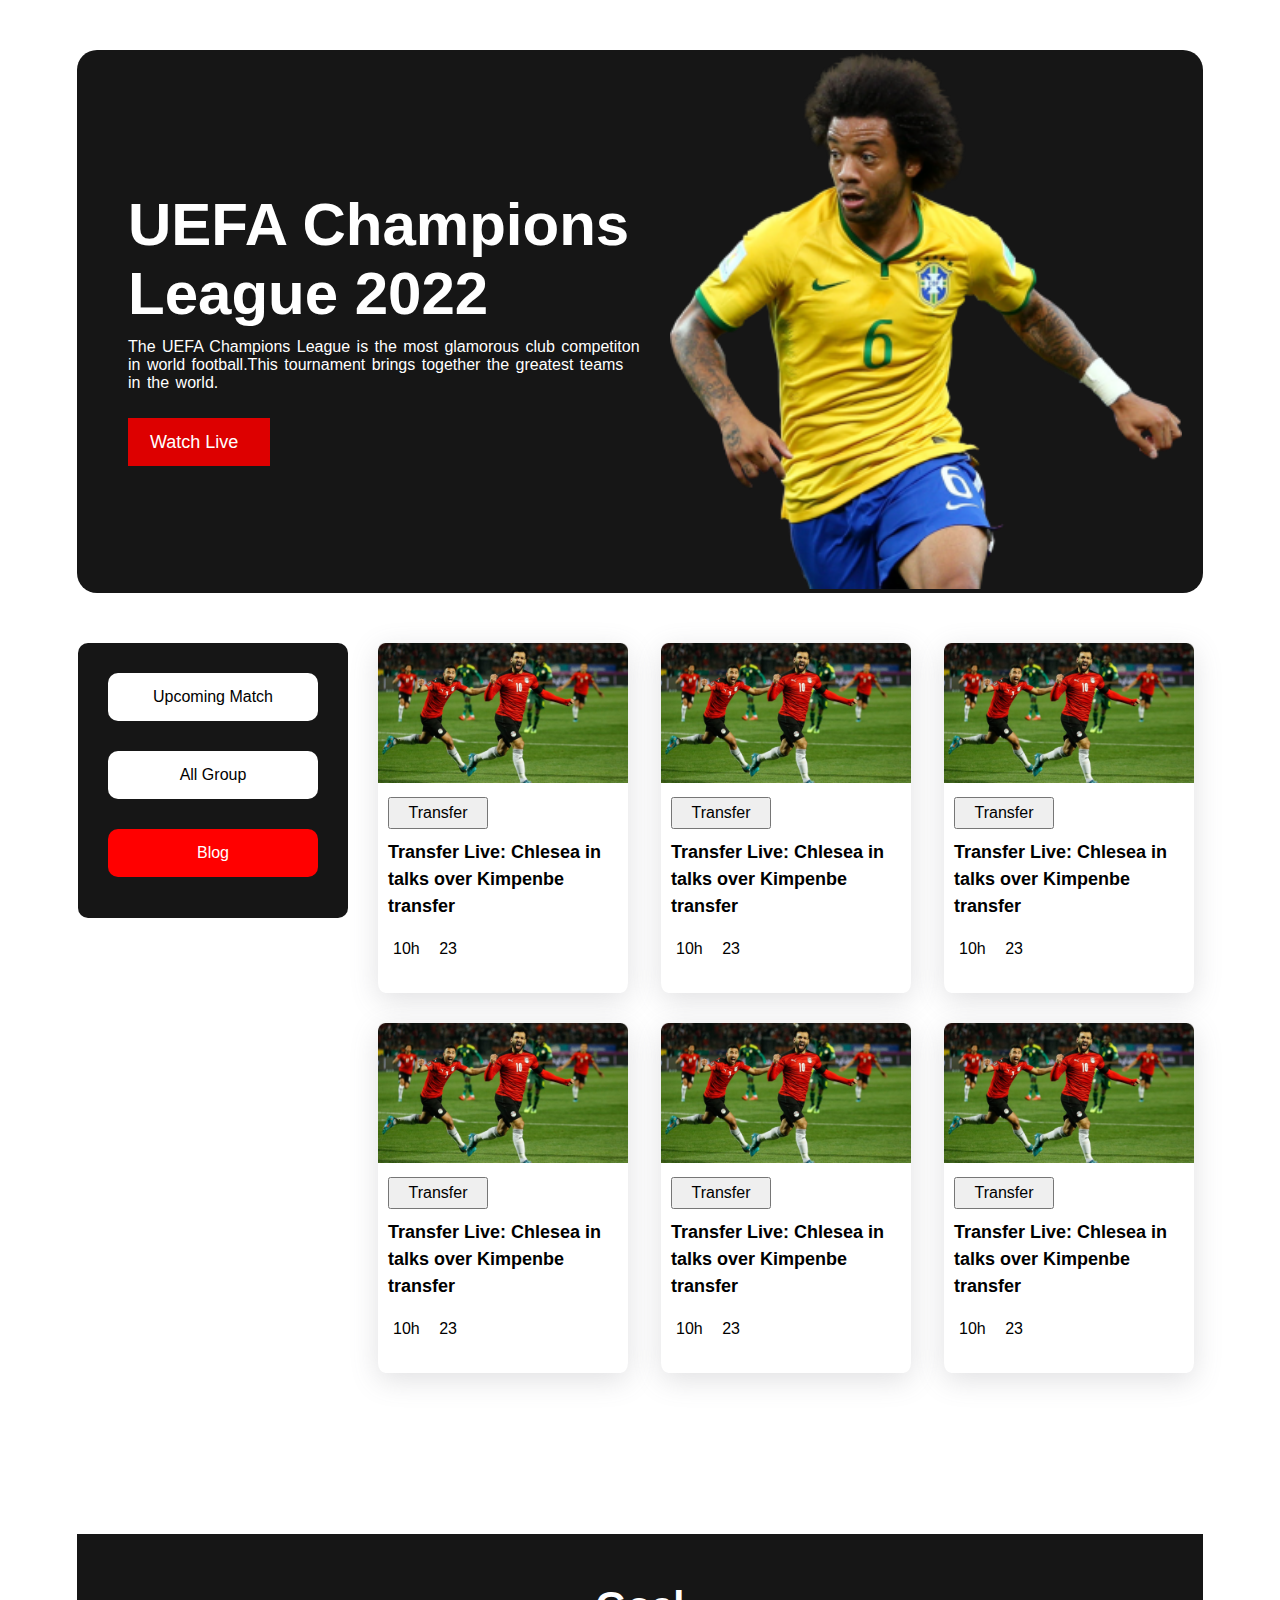
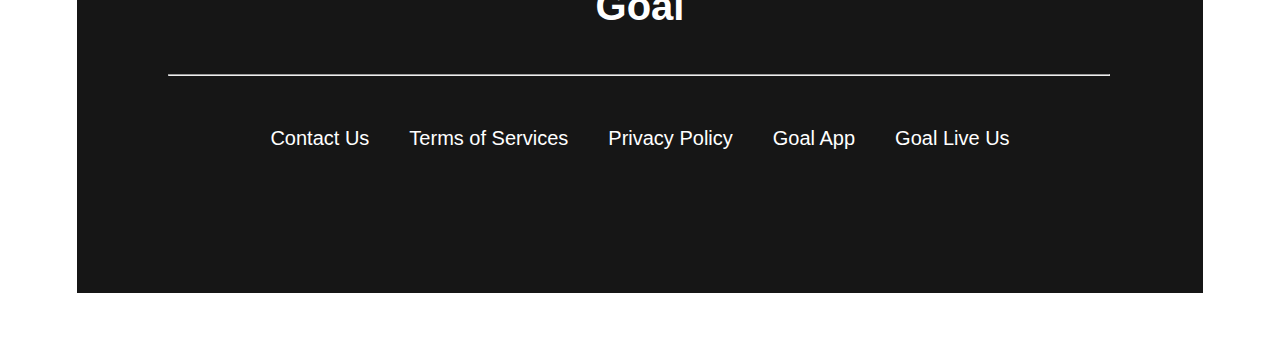
<file: index.html>
<!DOCTYPE html>
<html lang="en">
  <head>
    <meta charset="UTF-8" />
    <meta http-equiv="X-UA-Compatible" content="IE=edge" />
    <meta name="viewport" content="width=device-width, initial-scale=1.0" />
    <title>Football website</title>

    <!-- font awesome cdn -->
    <link
      rel="stylesheet"
      href="https://cdnjs.cloudflare.com/ajax/libs/font-awesome/6.1.1/css/all.min.css"
      integrity="sha512-KfkfwYDsLkIlwQp6LFnl8zNdLGxu9YAA1QvwINks4PhcElQSvqcyVLLD9aMhXd13uQjoXtEKNosOWaZqXgel0g=="
      crossorigin="anonymous"
      referrerpolicy="no-referrer"
    />

    <!-- css stylesheet -->
    <link rel="stylesheet" href="style.css" />
  </head>
  <body>
    <header class="container">
      <div class="banner-left">
        <h1 class="slideleft">UEFA Champions League 2022</h1>
        <p>
          The UEFA Champions League is the most glamorous club competiton in
          world football.This tournament brings together the greatest teams in
          the world.
        </p>
        <a href="#" class="watch-btn"
          >Watch Live <i class="fa-solid fa-greater-than"></i
        ></a>
      </div>
      <div class="banner-right">
        <img src="images/Banner Image.png" alt="" />
      </div>
    </header>
    <main>
      
      <section class="container">
        <div class="blogpost-container">
          <div class="all-buttons">
            <div class="button">
              
                <a class="white-btn gray-btn" href="upcoming-match.html" target="_blank">Upcoming Match</a>
              
            
                <a class="white-btn gray-btn" href="all-group.html" target="_blank">All Group</a>
           
             
                <a class="red-btn" href="index.html" target="_blank">Blog</a>
            
            </div>
          </div>
          <div class="blogs">
            <article class="blog">
              <img src="images/Blog Image.png" alt="" />

              <button class="blog-btn">Transfer</button>
              <p>Transfer Live: Chlesea in talks over Kimpenbe transfer</p>

              <div class="blog-time">
                <i class="fa-solid fa-clock"></i>10h
                <i class="fa-solid fa-comment-dots"></i>23
              </div>
            </article>
            <article class="blog">
              <img src="images/Blog Image.png" alt="" />

              <button class="blog-btn">Transfer</button>
              <p>Transfer Live: Chlesea in talks over Kimpenbe transfer</p>

              <div class="blog-time">
                <i class="fa-solid fa-clock"></i>10h
                <i class="fa-solid fa-comment-dots"></i>23
              </div>
            </article>
            <article class="blog">
              <img src="images/Blog Image.png" alt="" />

              <button class="blog-btn">Transfer</button>
              <p>Transfer Live: Chlesea in talks over Kimpenbe transfer</p>

              <div class="blog-time">
                <i class="fa-solid fa-clock"></i>10h
                <i class="fa-solid fa-comment-dots"></i>23
              </div>
            </article>
            <article class="blog">
              <img src="images/Blog Image.png" alt="" />

              <button class="blog-btn">Transfer</button>
              <p>Transfer Live: Chlesea in talks over Kimpenbe transfer</p>

              <div class="blog-time">
                <i class="fa-solid fa-clock"></i>10h
                <i class="fa-solid fa-comment-dots"></i>23
              </div>
            </article>
            <article class="blog">
              <img src="images/Blog Image.png" alt="" />

              <button class="blog-btn">Transfer</button>
              <p>Transfer Live: Chlesea in talks over Kimpenbe transfer</p>

              <div class="blog-time">
                <i class="fa-solid fa-clock"></i>10h
                <i class="fa-solid fa-comment-dots"></i>23
              </div>
            </article>
            <article class="blog">
              <img src="images/Blog Image.png" alt="" />

              <button class="blog-btn">Transfer</button>
              <p>Transfer Live: Chlesea in talks over Kimpenbe transfer</p>

              <div class="blog-time">
                <i class="fa-solid fa-clock"></i>10h
                <i class="fa-solid fa-comment-dots"></i>23
              </div>
            </article>
          </div>
        </div>
      </section>
      <section class="view-btn">
        <button>View All</button>
      </section>
    </main>
    <footer class="container">
      <h2>Goal</h2>
      <hr />
      <div class="footer-content">
        <ul class="footer-content-details">
          <li><a href="#">Contact Us</a></li>
          <li><a href="#">Terms of Services</a></li>
          <li><a href="#">Privacy Policy</a></li>
          <li><a href="#">Goal App</a></li>
          <li><a href="#">Goal Live Us</a></li>
        </ul>
        <ul class="social-media-icons">
          <li>
            <a href="https://www.google.com/" target="_blank"
              ><i class="fa-brands fa-google"></i
            ></a>
          </li>
          <li>
            <a
              href="https://www.linkedin.com/in/tanushri-das-06a520194/"
              target="_blank"
              ><i class="fa-brands fa-linkedin"></i
            ></a>
          </li>
          <li>
            <a href="https://youtu.be/TaMnozLa-6Q" target="_blank"
              ><i class="fa-brands fa-youtube"></i
            ></a>
          </li>
        </ul>
      </div>
    </footer>
  </body>
</html>
</file>
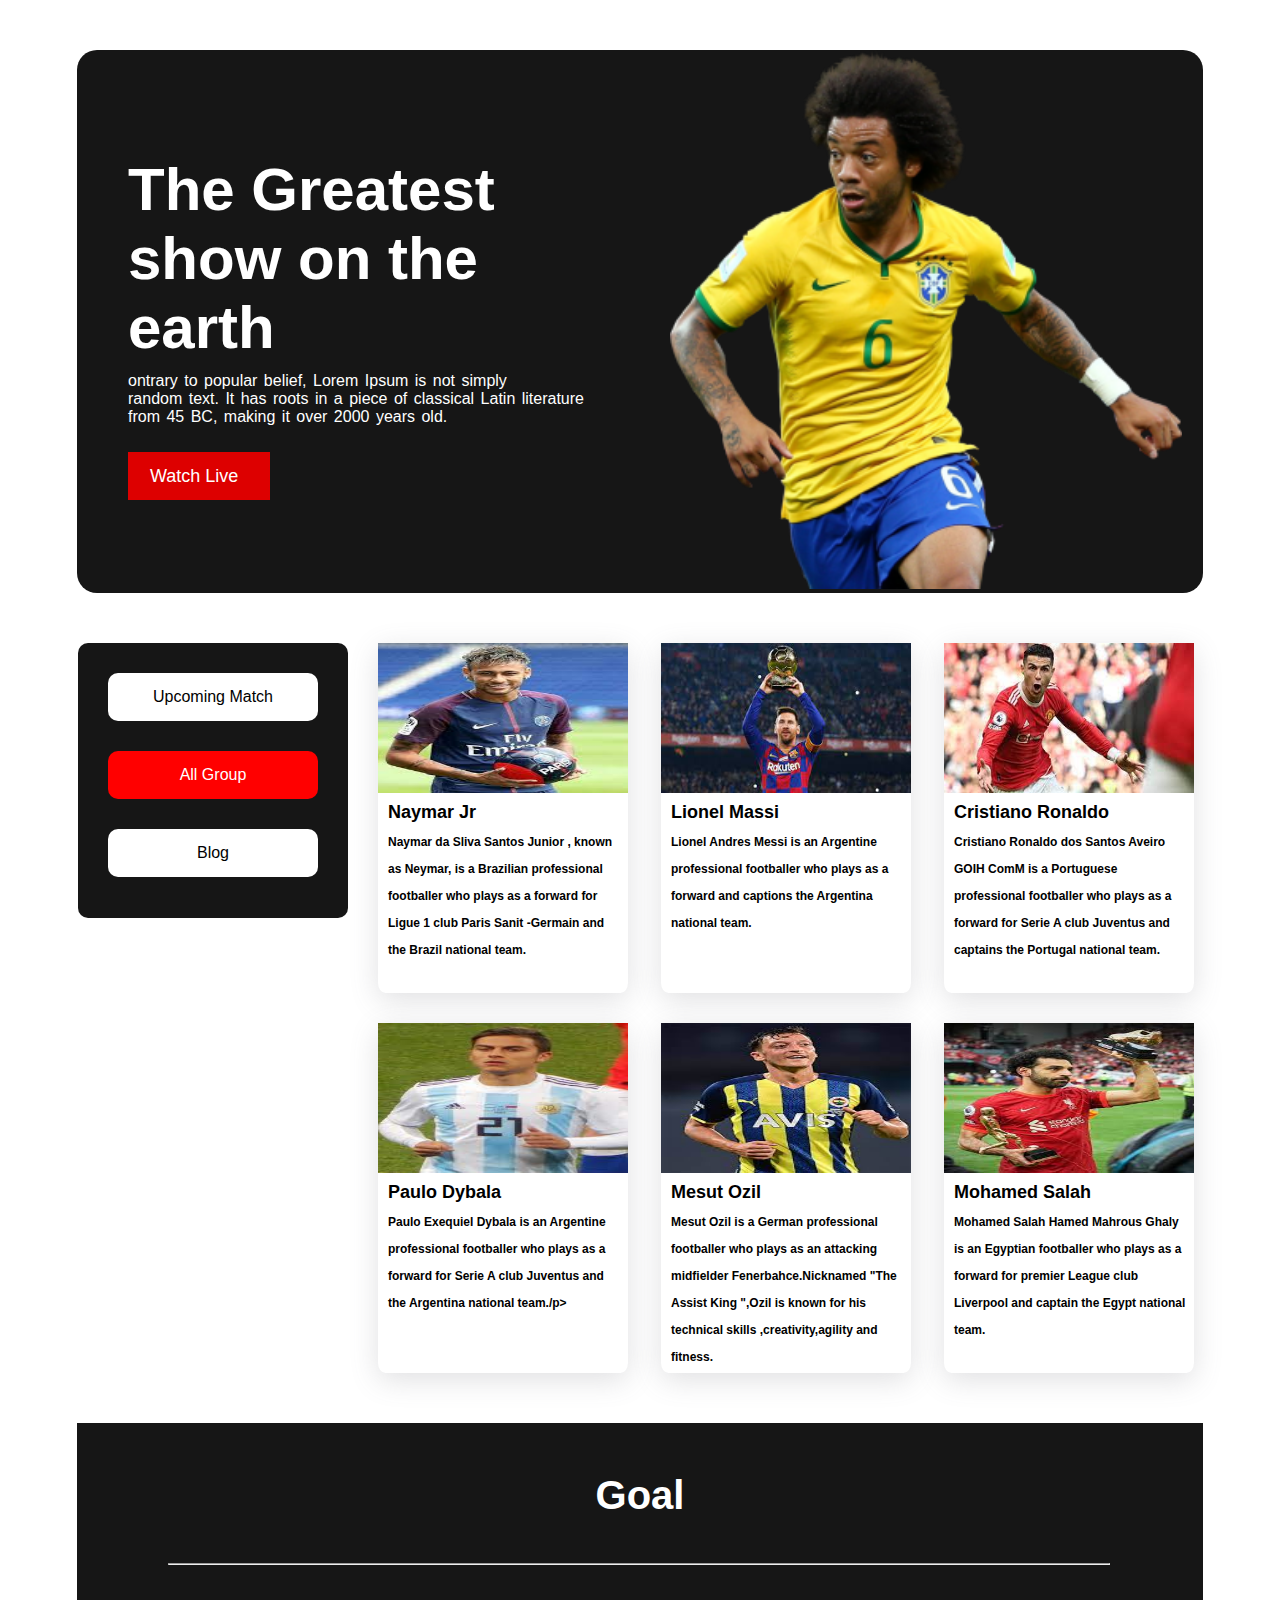
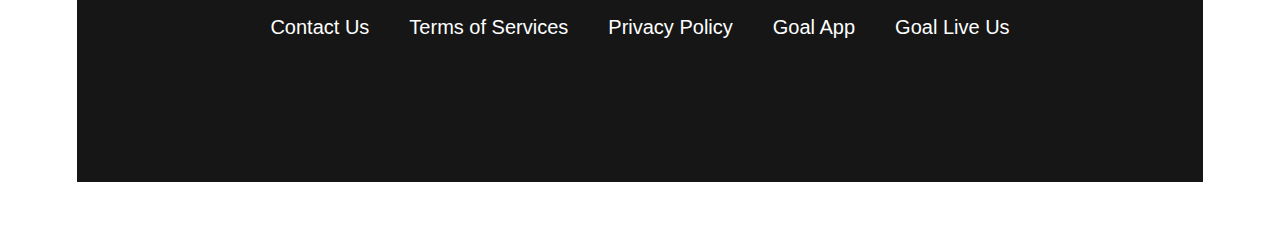
<file: all-group.html>
<!DOCTYPE html>
<html lang="en">
  <head>
    <meta charset="UTF-8" />
    <meta http-equiv="X-UA-Compatible" content="IE=edge" />
    <meta name="viewport" content="width=device-width, initial-scale=1.0" />
    <title>Football website</title>

    <!-- font awesome cdn -->
    <link
      rel="stylesheet"
      href="https://cdnjs.cloudflare.com/ajax/libs/font-awesome/6.1.1/css/all.min.css"
      integrity="sha512-KfkfwYDsLkIlwQp6LFnl8zNdLGxu9YAA1QvwINks4PhcElQSvqcyVLLD9aMhXd13uQjoXtEKNosOWaZqXgel0g=="
      crossorigin="anonymous"
      referrerpolicy="no-referrer"
    />
   
    <link rel="stylesheet" href="style.css" />

  </head>
  <body>
    <header class="container">
      <div class="banner-left">
        <h1>The Greatest <br> show on the <br> earth</h1>
        <p>
          ontrary to popular belief, Lorem Ipsum is not simply <br>
          random text. It
          has roots in a piece of classical Latin literature <br> from 45 BC, making
          it over 2000 years old.
        </p>
        <a href="#" class="watch-btn">Watch Live <i class="fa-solid fa-greater-than"></i></a>
      </div>
      <div class="banner-right">
        <img src="images/Banner Image.png" alt="" />
      </div>
    </header>
    <main>
      <section class="container">
        <div class="blogpost-container">
          <div class="all-buttons">
            <div class="button">
              
              <a class="white-btn" href="upcoming-match.html" target="_blank">Upcoming Match</a>
            
          
              <a class="red-btn" href="all-group.html" target="_blank">All Group</a>
         
           
              <a class="white-btn" href="index.html" target="_blank">Blog</a>
          
          </div>
          </div>
          <div class="blogs">
            <article class="blog">
              <img class="players-img" src="images/naymar.jpg" alt="" />

              <h3 class="player-name">Naymar Jr</h3>
              <p class="player-history">Naymar da Sliva Santos Junior , known as Neymar, is a Brazilian professional footballer who plays as a forward for Ligue 1 club Paris Sanit -Germain and the Brazil national team.</p>
            </article>
            <article class="blog">
              <img class="players-img" src="images/massi.jpg" alt="" />

              <h3 class="player-name">Lionel Massi</h3>
              <p class="player-history">Lionel Andres Messi is an Argentine professional footballer who plays as a forward and captions the Argentina national team.</p>
            </article>
            <article class="blog">
              <img class="players-img" src="images/ronaldo.jpg" alt="" />

              <h3 class="player-name">Cristiano Ronaldo</h3>
              <p class="player-history">Cristiano Ronaldo dos Santos Aveiro GOIH ComM is a Portuguese professional footballer who plays as a forward for Serie A club Juventus and captains the Portugal national team.</p>
            </article>
            <article class="blog">
              <img class="players-img" src="images/paulo.jpg" alt="" />

              <h3 class="player-name">Paulo Dybala</h3>
              <p class="player-history">Paulo Exequiel Dybala is an Argentine professional footballer who plays as a forward for Serie A club Juventus and the Argentina national team./p>
            </article>
            <article class="blog">
              <img class="players-img" src="images/mesut.jpg" alt="" />

              <h3 class="player-name">Mesut Ozil</h3>
              <p class="player-history">Mesut Ozil is a German professional footballer who plays as an attacking midfielder Fenerbahce.Nicknamed "The Assist King ",Ozil is known for his technical skills ,creativity,agility and fitness.</p>
            </article>
            <article class="blog">
              <img class="players-img" src="images/salah.jpg" alt="" />

              <h3 class="player-name">Mohamed Salah</h3>
              <p class="player-history">Mohamed Salah Hamed Mahrous Ghaly is an Egyptian footballer who plays as a forward for premier League club Liverpool and captain the Egypt national team.</p>
            </article>
          </div>
        </div>
      </section>
    </main>
    <footer class="container">
      <h2>Goal</h2>
      <hr />
      <div class="footer-content">
        <ul class="footer-content-details">
          <li><a href="#">Contact Us</a></li>
          <li><a href="#">Terms of Services</a></li>
          <li><a href="#">Privacy Policy</a></li>
          <li><a href="#">Goal App</a></li>
          <li><a href="#">Goal Live Us</a></li>
        </ul>
        <ul class="social-media-icons">
          <li>
            <a href="https://www.google.com/" target="_blank"
              ><i class="fa-brands fa-google"></i
            ></a>
          </li>
          <li>
            <a
              href="https://www.linkedin.com/in/tanushri-das-06a520194/"
              target="_blank"
              ><i class="fa-brands fa-linkedin"></i
            ></a>
          </li>
          <li>
            <a href="https://youtu.be/TaMnozLa-6Q" target="_blank"
              ><i class="fa-brands fa-youtube"></i
            ></a>
          </li>
        </ul>
      </div>
    </footer>
  </body>
</html>
</file>
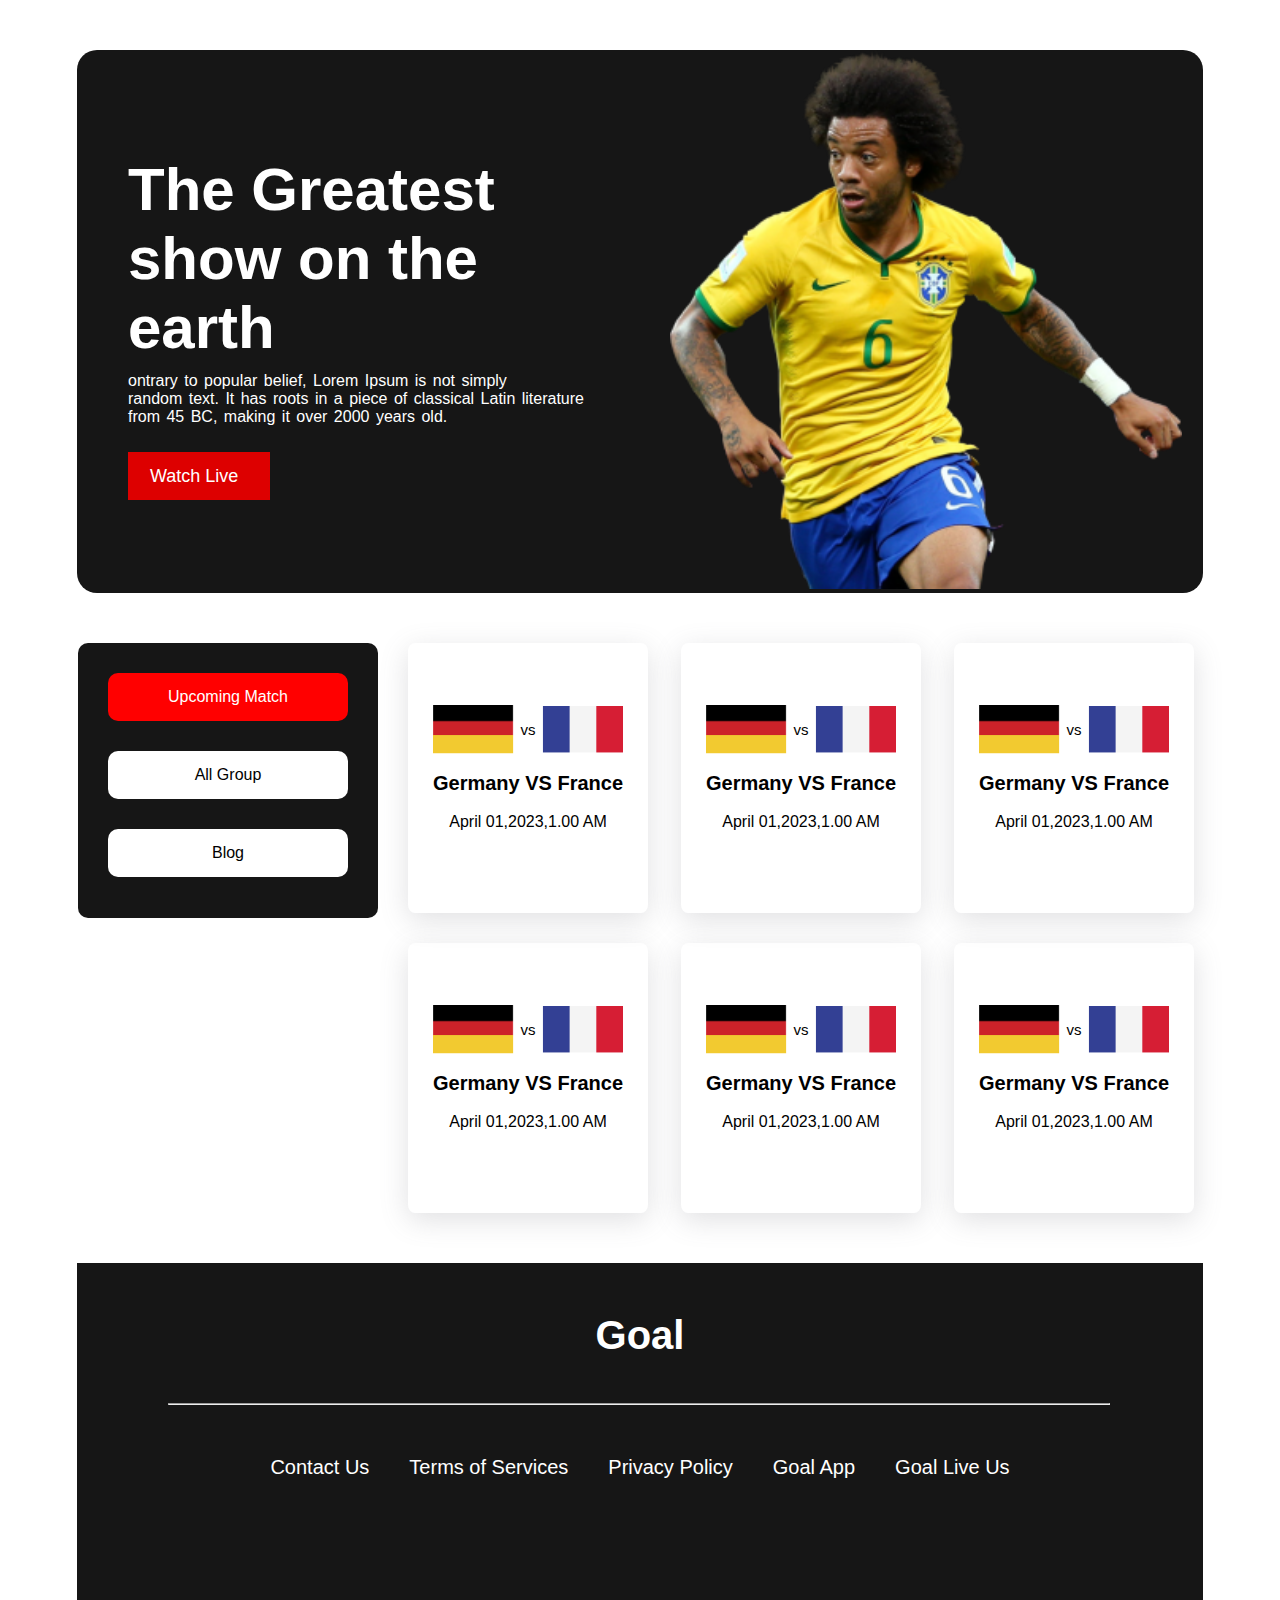
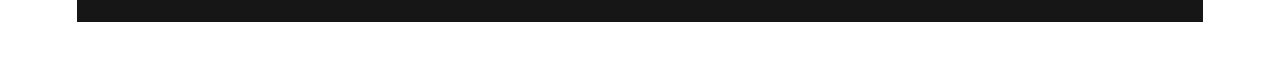
<file: upcoming-match.html>
<!DOCTYPE html>
<html lang="en">
  <head>
    <meta charset="UTF-8" />
    <meta http-equiv="X-UA-Compatible" content="IE=edge" />
    <meta name="viewport" content="width=device-width, initial-scale=1.0" />
    <title>Football website</title>

    <!-- font awesome cdn -->
    <link
      rel="stylesheet"
      href="https://cdnjs.cloudflare.com/ajax/libs/font-awesome/6.1.1/css/all.min.css"
      integrity="sha512-KfkfwYDsLkIlwQp6LFnl8zNdLGxu9YAA1QvwINks4PhcElQSvqcyVLLD9aMhXd13uQjoXtEKNosOWaZqXgel0g=="
      crossorigin="anonymous"
      referrerpolicy="no-referrer"
    />
    <!-- fonts google -->
   
    <link rel="stylesheet" href="style.css" />

  </head>
  <body>
    <header class="container">
      <div class="banner-left">
        <h1>The Greatest <br> show on the <br> earth</h1>
        <p>
          ontrary to popular belief, Lorem Ipsum is not simply <br>
          random text. It
          has roots in a piece of classical Latin literature <br> from 45 BC, making
          it over 2000 years old.
        </p>
        <a href="#" class="watch-btn">Watch Live <i class="fa-solid fa-greater-than"></i></a>
      </div>
      <div class="banner-right">
        <img src="images/Banner Image.png" alt="" />
      </div>
    </header>
    <main>
      <section class="container">
        <div class="blogpost-container">
          <div class="all-buttons">
            <div class="button">
              
              <a class="red-btn" href="upcoming-match.html" target="_blank">Upcoming Match</a>
            
          
              <a class="white-btn" href="all-group.html" target="_blank">All Group</a>
         
           
              <a class="white-btn" href="index.html" target="_blank">Blog</a>
          
          </div>
          </div>
    <div class="blogs">
        <article class="blog-width align thumbnail">
            <div class="thumbnail">
              <img src="images/germany Flag.png" alt="">
              <small>vs</small>
              <img src="images/Flag.png" alt="">
   
          </div><br>
          <h4>Germany VS France</h4><br>
          <p>April 01,2023,1.00 AM</p>
        </article>
        <article class="blog-width align thumbnail">
          <div class="thumbnail">
            <img src="images/germany Flag.png" alt="">
            <small>vs</small>
            <img src="images/Flag.png" alt="">
 
        </div><br>
        <h4>Germany VS France</h4><br>
        <p>April 01,2023,1.00 AM</p>
      </article>
      <article class="blog-width align thumbnail">
        <div class="thumbnail">
          <img src="images/germany Flag.png" alt="">
          <small>vs</small>
          <img src="images/Flag.png" alt="">

      </div><br>
      <h4>Germany VS France</h4><br>
      <p>April 01,2023,1.00 AM</p>
    </article>
    <article class="blog-width align thumbnail">
      <div class="thumbnail">
        <img src="images/germany Flag.png" alt="">
        <small>vs</small>
        <img src="images/Flag.png" alt="">

    </div><br>
    <h4>Germany VS France</h4><br>
    <p>April 01,2023,1.00 AM</p>
  </article>
  <article class="blog-width align thumbnail">
    <div class="thumbnail">
      <img src="images/germany Flag.png" alt="">
      <small>vs</small>
      <img src="images/Flag.png" alt="">

  </div><br>
  <h4>Germany VS France</h4><br>
  <p>April 01,2023,1.00 AM</p>
</article>
<article class="blog-width align thumbnail">
  <div class="thumbnail">
    <img src="images/germany Flag.png" alt="">
    <small>vs</small>
    <img src="images/Flag.png" alt="">

</div><br>
<h4>Germany VS France</h4><br>
<p>April 01,2023,1.00 AM</p>
</article>

    </div>
      </section>
    </main>
    <footer class="container">
      <h2>Goal</h2>
      <hr />
      <div class="footer-content">
        <ul class="footer-content-details">
          <li><a href="#">Contact Us</a></li>
          <li><a href="#">Terms of Services</a></li>
          <li><a href="#">Privacy Policy</a></li>
          <li><a href="#">Goal App</a></li>
          <li><a href="#">Goal Live Us</a></li>
        </ul>
        <ul class="social-media-icons">
          <li>
            <a href="https://www.google.com/" target="_blank"
              ><i class="fa-brands fa-google"></i
            ></a>
          </li>
          <li>
            <a
              href="https://www.linkedin.com/in/tanushri-das-06a520194/"
              target="_blank"
              ><i class="fa-brands fa-linkedin"></i
            ></a>
          </li>
          <li>
            <a href="https://youtu.be/TaMnozLa-6Q" target="_blank"
              ><i class="fa-brands fa-youtube"></i
            ></a>
          </li>
        </ul>
      </div>
    </footer>
  </body>
</html>
</file>
<file: style.css>
*{
    margin: 0;
    padding: 0;
    font-family: 'Poppins', sans-serif;
}
h1{
    font-size:50px;
    font-weight: 700;
    padding-bottom: 10px;
}
h2{
    font-size:40px;
    font-weight: 700;
    
}
h4{
    font-size: 20px;
}
p{
    font-size: 16px;
    padding-bottom:20px;
   
}
.container{
    width: 1024px;
    margin: 50px auto;
}
header{
    
    background-color:#161616;
    color: white;
    padding-left:4%;
    padding-right: 4%;
    display: flex;
    justify-content: center;
    align-items: center;
    margin:50px 80px 82px;
    border-radius: 20px;
}
.banner-left{
   width: 50%;
}
.banner-left h1{
    font-size: 60px;
}
.banner-left p{
    word-spacing: 2px;
    padding-bottom: 40px;
}
.watch-btn{
    text-decoration: none;
    background-color: #DD0000;
    font-size: 18px;
    color: white;
    padding: 14px 22px;
}
.watch-btn i{
    padding-left: 10px;
}
.banner-right{
    width:50%;
}
.banner-right img{
    width:100%;
    padding-left:30px;
}

/* main */
.blogpost-container{
    display: flex;
   
}
.all-buttons{

    width:270px;
    height: 380px;
    background-color: #161616;
    border-radius: 10px;
  
    padding:30px;
    height:215px;
    margin-left:-50px; 
    margin-right:30px;
    border: none;
}
.button{
        display: grid;
        grid-template-columns: repeat(1,1fr);
        grid-gap:30px;
        
}
.button a{
    text-decoration: none;
    color: white;
    padding:15px 24px;
    background-color: white;
    text-align: center;
    border-radius: 10px;
}
.button .white-btn{
    color: black;
}
.button .red-btn{
    background-color: red;
    border: none;
    color: white;
    
}
.blogs{
        display: grid;
        grid-template-columns: repeat(3,1fr);
      
        grid-column-gap:15px;
        grid-row-gap:30px;
        margin-right:-60px;
}
.blog{
   width:250px;
   height: 330px;
   margin:0 18px 0 0;
   border-radius: 3%;
    
    box-shadow: rgba(100, 100, 111, 0.2) 0px 7px 29px 0px;
}
.blog:hover{
    box-shadow: rgba(0, 0, 0, 0.25) 0px 54px 55px, rgba(0, 0, 0, 0.12) 0px -12px 30px, rgba(0, 0, 0, 0.12) 0px 4px 6px, rgba(0, 0, 0, 0.17) 0px 12px 13px, rgba(0, 0, 0, 0.09) 0px -3px 5px;
}
.blog img{
   
    width:100%;
  
}
.blog-time i{
    padding-left: 15px;
}
.blog p{
    font-weight: 600;
    font-size: 18px;
    line-height: 27px;
    margin-left: 10px;
}
.blog .blog-btn{
    width: 100px;
    height: 32px;
    margin-top: 4%;
    margin-bottom: 4%;
    font-size: 16px;
    font-weight: 500;
    margin-left:10px;
}
.view-btn{
    display: flex;
    justify-content: center;
    align-items: center;
}
.view-btn button{
    color: white;
    padding: 20px 44px;
    background-color: #DD0000;
    font-size: 18px;
    border: none;
    visibility: hidden;
}
/* website-2 */
.blog-width{
    width:230px;
    height:270px;
    margin:0 18px 0 0;
   border-radius: 3%;
    
    box-shadow: rgba(100, 100, 111, 0.2) 0px 7px 29px 0px;
}
.align{
  
    display: flex;
    flex-direction:column;
    align-items: center;
    justify-content: center;
    padding:0 5px;
   
}

.align .thumbnail{
    display: flex;
    align-items: center;
    justify-content: center;
}
.align .thumbnail img{
    width:40%;
}

.align small{
    font-size: 15px;
    text-align: justify;
    padding-left:3%;
    padding-right:3%;
   
}
/* all group */
.players-img{
   
    width:100%;

    height:150px;
    padding-bottom:5px;
  
}
.blog{
    height: 350px;
}
.blog .player-name{
    font-size: 18px;
    padding-left: 10px;
    padding-right: 5px;
    padding-bottom: 6px;
}
.blog .player-history{
   
    font-size:12px;
    padding-right: 5px;
    padding-bottom: 6px;
}
/* footer */
footer{
  background-color:#161616;;
    color: white;
    margin: 90px 75px;
    text-align: center;
    padding-left:4%;
    padding-right: 4%;

}
footer h2{
    padding-top: 50px;
    padding-bottom: 45px;
}
footer hr{
    width:940px;
    margin-left:40px;

}
footer ul{
    display: inline-block;
}
.footer-content{

    padding-bottom:5%;
    display: flex;
    justify-content: center;
    align-items: center;
    flex-direction: column;
    text-align: center;
}
.footer-content-details,.social-media-icons{
    list-style-type: none;
    display: flex;
    justify-content: center;
    align-items: center;
    padding-top: 5%;
}
.footer-content-details a,.social-media-icons a{
    margin: 10px 20px;
    color: white;
    text-decoration: none;
    padding: 14px 0;
    font-size: 20px;
}
.social-media-icons li a i{
    width:40px;
    height:40px;
    border-radius:50%;
    text-align: center;
    line-height: 40px;
    font-size: 20px;
    background-color: rgba(255,255,255,0.2);
    cursor: pointer;
}
.social-media-icons li a i:hover{
    background-color: white;
    color:rgba(128, 128, 128, 0.612);
    font-size: 24px;
    font-weight:900;
}

/* mobile devices */
@media only screen and (max-width:600px){
    .container{
        max-width: 100%;
    }
   
    .banner-left h1{
        text-align:center;
        font-size:18px;
    }
    .watch-btn{
        text-align:center;
        margin-left:20px; 
    }
    .banner-left p{
        text-align:center;

    }
    header{
        display: flex;
        flex-direction: column;
        margin:0;
        padding-top: 5%;
        padding-left:0;
        padding-right: 0;
    }
    .banner-right{
        margin-top:7%;
    }
    .blogpost-container{
        flex-direction: column;
        
    }
    .all-buttons{
       
        background-color:white;
        text-align: center;
        margin: 0 auto;
    }
    .all-buttons a{
        border:2px solid gray;
    }
    .blogs{
        display: grid;
        grid-template-columns: repeat(1,1fr);
        justify-items: center;
        margin-right:-23px;
    }
    footer{
       
          padding-left:0;
          padding-right: 0;
    }
    footer hr{
        width:340px;
    
    }
    .footer-content .footer-content-details{
        flex-direction: column;
        padding-bottom:5%;
        
    }
    .footer-content-details li{
       margin-top:10%;
       
    }
}
/* tablet */
@media screen and (min-width:601px) and (max-width:768px){
    .container{
        max-width:80%;
    }
    header{
   
        padding-bottom: 20px;
       
        
    }
    
    .banner-left h1{
        font-size:24px;
    }
    .banner-left p{
        font-size:14px;
        padding-bottom:30px;
    }
    .blog img{
   
        width:100%; 
         
    }
    .blogpost-container{
        display: flex;
        flex-direction: column;  
    }
    .button{
        display: flex;
      
    }
    .all-buttons{

        width:560px;
        height:auto;
        background-color:white;
        margin-right:-2px;
     
        margin-bottom: 30px;

        border: none;
    }
    .all-buttons a{
        padding: 15px 68px;
        text-align: center;
        
    }
    .button a{
        font-size:18px;
    }
    .button .gray-btn{
        border:2px solid gray;
    }
    .blogs{
        display: grid;
        grid-template-columns: repeat(2,1fr);
      
        grid-row-gap:25px;
        
    }
    .blog img{
   
        width:100%;
      
    }
    .blog{
        width:280px;
        height: 330px;
        margin-left:-4%;
       
     }
     .view-btn button{
     
        visibility:visible;
    }
    .footer-content-details a{
        
        font-size: 12px;
        margin: 10px 10px;
    }
   
  footer hr{
      width:490px;
  
  }
  .footer-content-details a{
    font-size:14px;
  }
}
</file>
